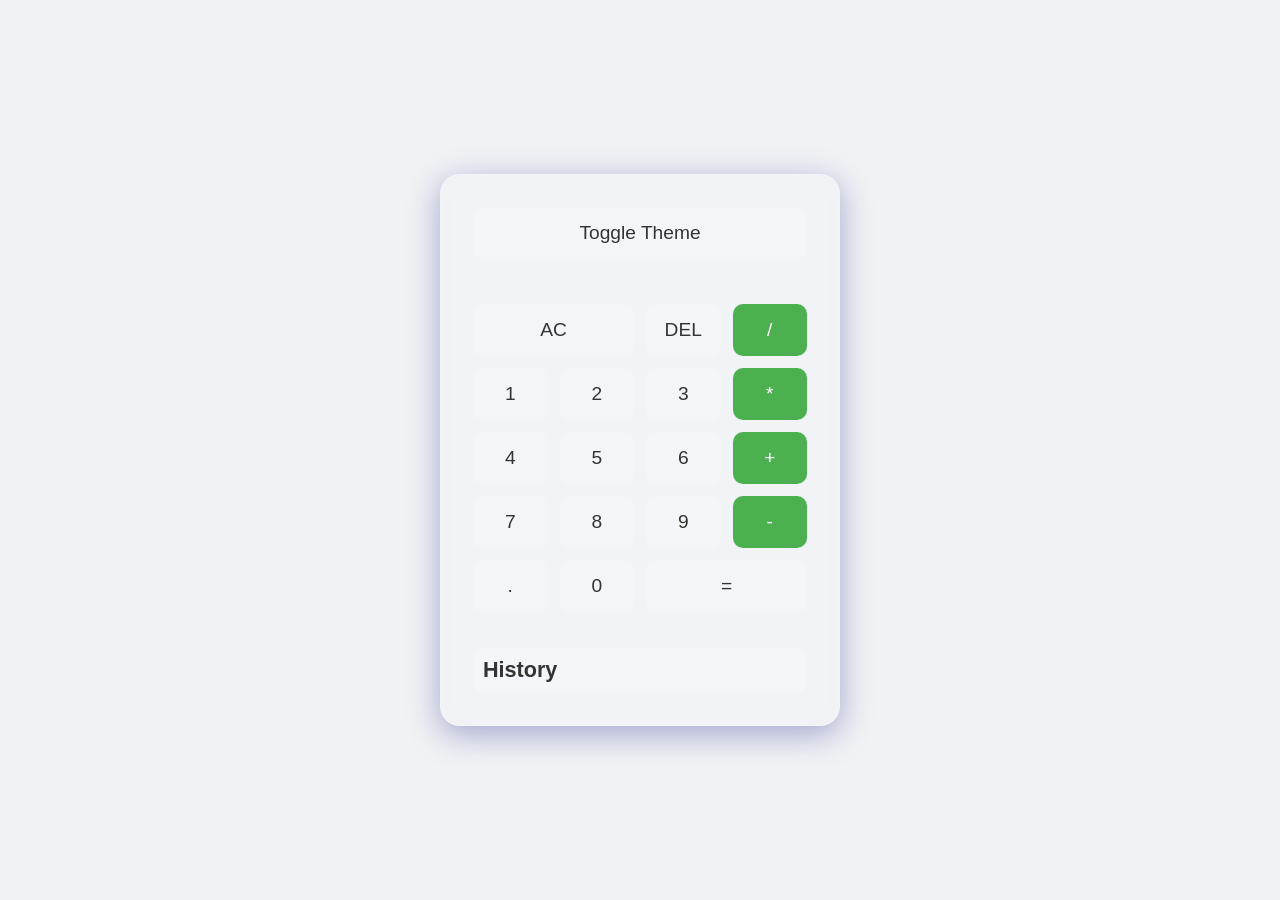
<file: Agentic_AI_APP_BUILDER/agent/agentic_ai_calc_gemini/index.html>
<!DOCTYPE html>
<html lang="en">
<head>
    <meta charset="UTF-8">
    <meta name="viewport" content="width=device-width, initial-scale=1.0">
    <title>Simple Calculator</title>
    <link rel="stylesheet" href="styles.css">
</head>
<body>
    <div class="calculator-container">
        <button id="theme-toggle" class="theme-toggle">Toggle Theme</button>
        
        <div class="display-screen">
            <div id="previous-operand" class="previous-operand"></div>
            <div id="current-operand" class="current-operand"></div>
        </div>

        <div class="buttons-grid">
            <button data-clear class="span-two">AC</button>
            <button data-delete>DEL</button>
            <button data-operation>/</button>
            
            <button data-number>1</button>
            <button data-number>2</button>
            <button data-number>3</button>
            <button data-operation>*</button>
            
            <button data-number>4</button>
            <button data-number>5</button>
            <button data-number>6</button>
            <button data-operation>+</button>
            
            <button data-number>7</button>
            <button data-number>8</button>
            <button data-number>9</button>
            <button data-operation>-</button>
            
            <button data-number>.</button>
            <button data-number>0</button>
            <button data-equals class="span-two">=</button>
        </div>

        <div class="history-panel">
            <h2>History</h2>
            <ul id="history-list"></ul>
        </div>
    </div>

    <script src="script.js"></script>
</body>
</html>
</file>
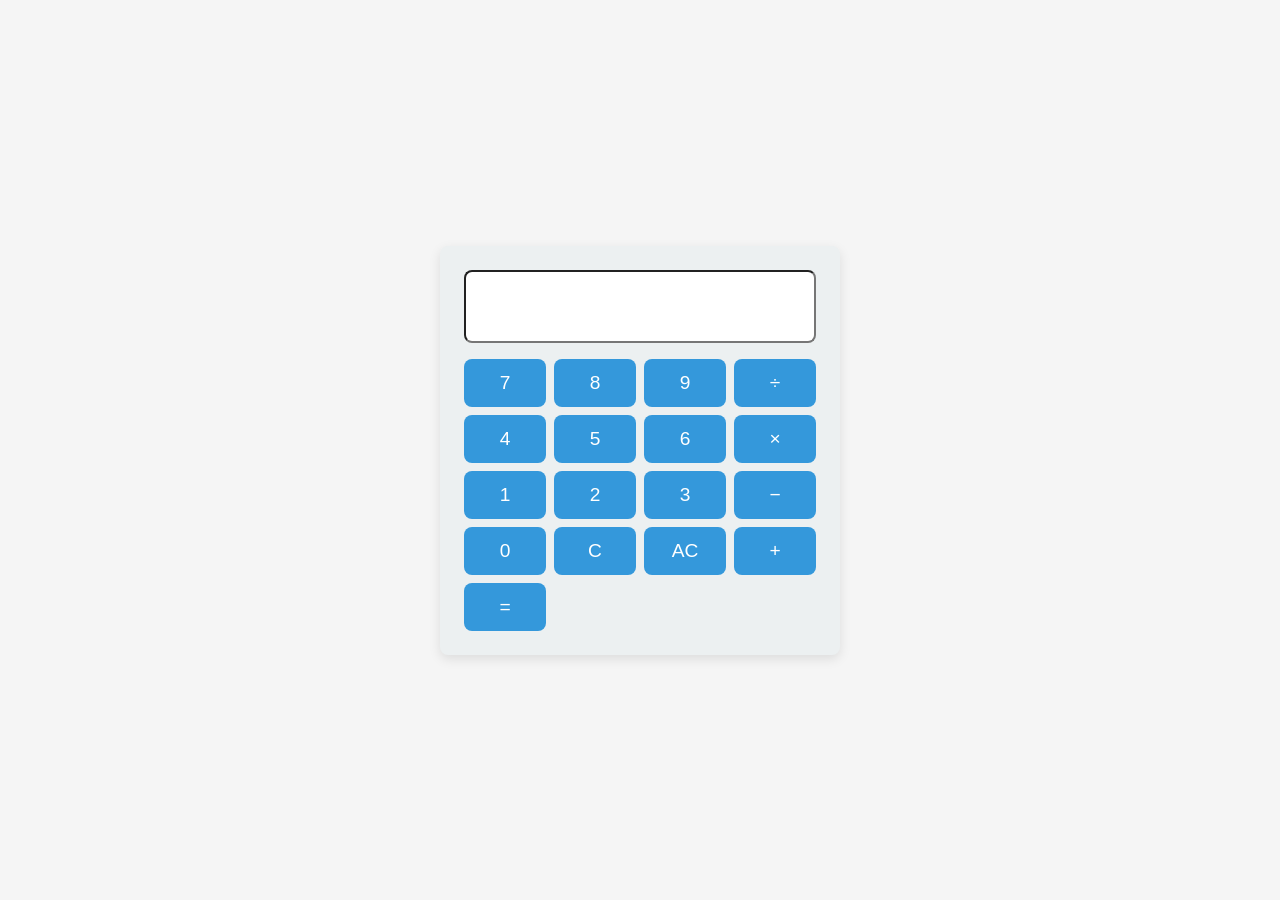
<file: Agentic_AI_APP_BUILDER/agent/agentic_ai_calculator/index.html>
<!DOCTYPE html>
<html lang="en">
<head>
    <meta charset="UTF-8">
    <meta name="viewport" content="width=device-width, initial-scale=1.0">
    <title>Calculator</title>
    <link rel="stylesheet" href="style.css">
</head>
<body>
    <div class="calculator">
        <input type="text" id="display" readonly class="display" />
        <div class="buttons">
            <!-- Digits -->
            <button class="button digit" data-value="7">7</button>
            <button class="button digit" data-value="8">8</button>
            <button class="button digit" data-value="9">9</button>
            <button class="button operator" data-value="/">÷</button>

            <button class="button digit" data-value="4">4</button>
            <button class="button digit" data-value="5">5</button>
            <button class="button digit" data-value="6">6</button>
            <button class="button operator" data-value="*">×</button>

            <button class="button digit" data-value="1">1</button>
            <button class="button digit" data-value="2">2</button>
            <button class="button digit" data-value="3">3</button>
            <button class="button operator" data-value="-">−</button>

            <button class="button digit" data-value="0">0</button>
            <button class="button clear" data-value="C">C</button>
            <button class="button reset" data-value="AC">AC</button>
            <button class="button operator" data-value="+">+</button>

            <button class="button equals" data-value="=">=</button>
        </div>
    </div>
    <script src="script.js"></script>
</body>
</html>
</file>
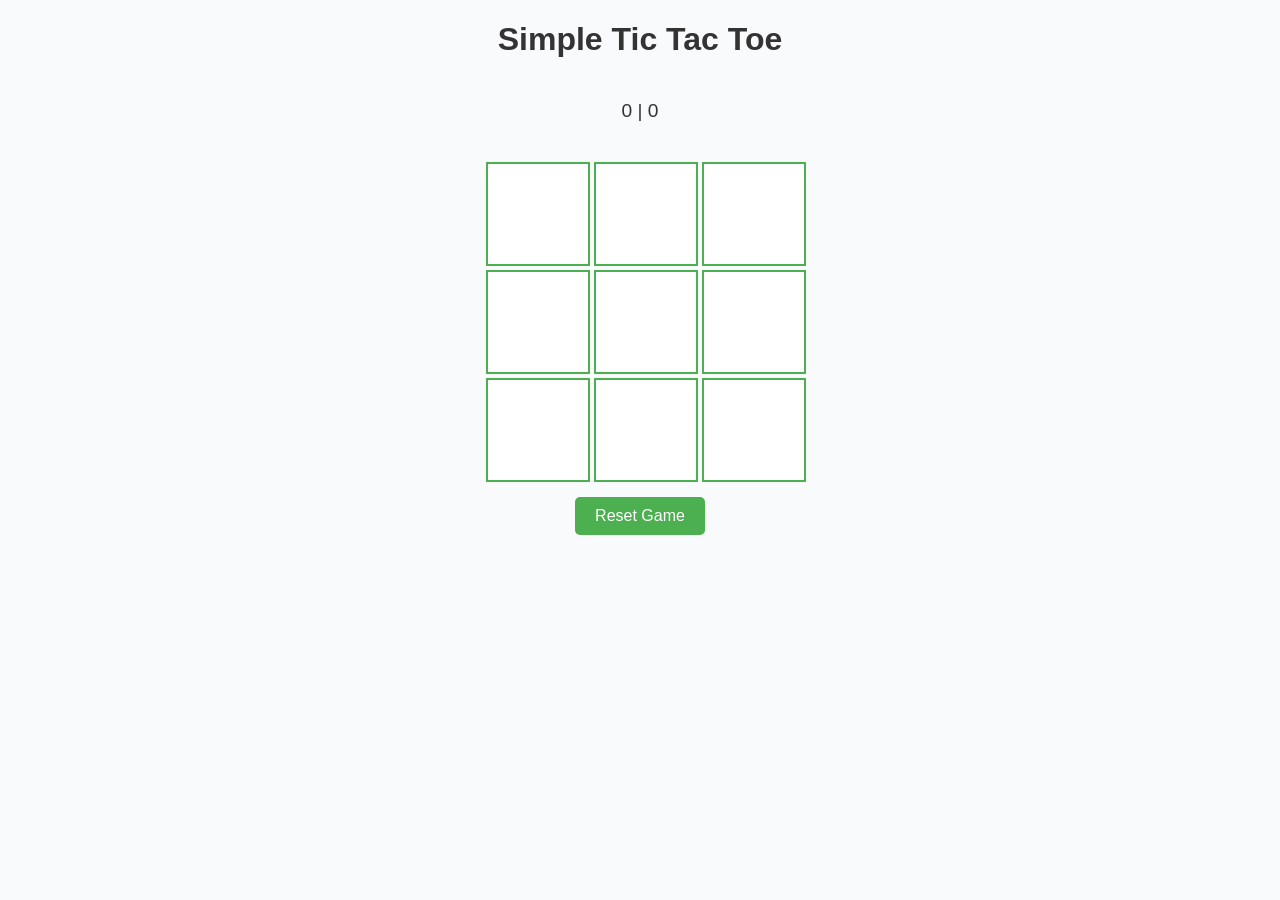
<file: Agentic_AI_APP_BUILDER/agent/agentic_ai_tic_tac_toc/index.html>
<!DOCTYPE html>
<html lang="en">
<head>
    <meta charset="UTF-8">
    <meta http-equiv="X-UA-Compatible" content="IE=edge">
    <meta name="viewport" content="width=device-width, initial-scale=1.0">
    <title>Simple Tic Tac Toe</title>
    <link rel="stylesheet" href="style.css">
    <script defer src="script.js"></script>
</head>
<body>
    <h1>Simple Tic Tac Toe</h1>
    <div class="score-board">
        <span id="score-x">X: 0</span> |
        <span id="score-o">O: 0</span>
    </div>
    <div class="game-board" id="game-board">
        <div class="cell" data-index="0"></div>
        <div class="cell" data-index="1"></div>
        <div class="cell" data-index="2"></div>
        <div class="cell" data-index="3"></div>
        <div class="cell" data-index="4"></div>
        <div class="cell" data-index="5"></div>
        <div class="cell" data-index="6"></div>
        <div class="cell" data-index="7"></div>
        <div class="cell" data-index="8"></div>
    </div>
    <button id="reset-button" class="reset-button">Reset Game</button>
</body>
</html>
</file>
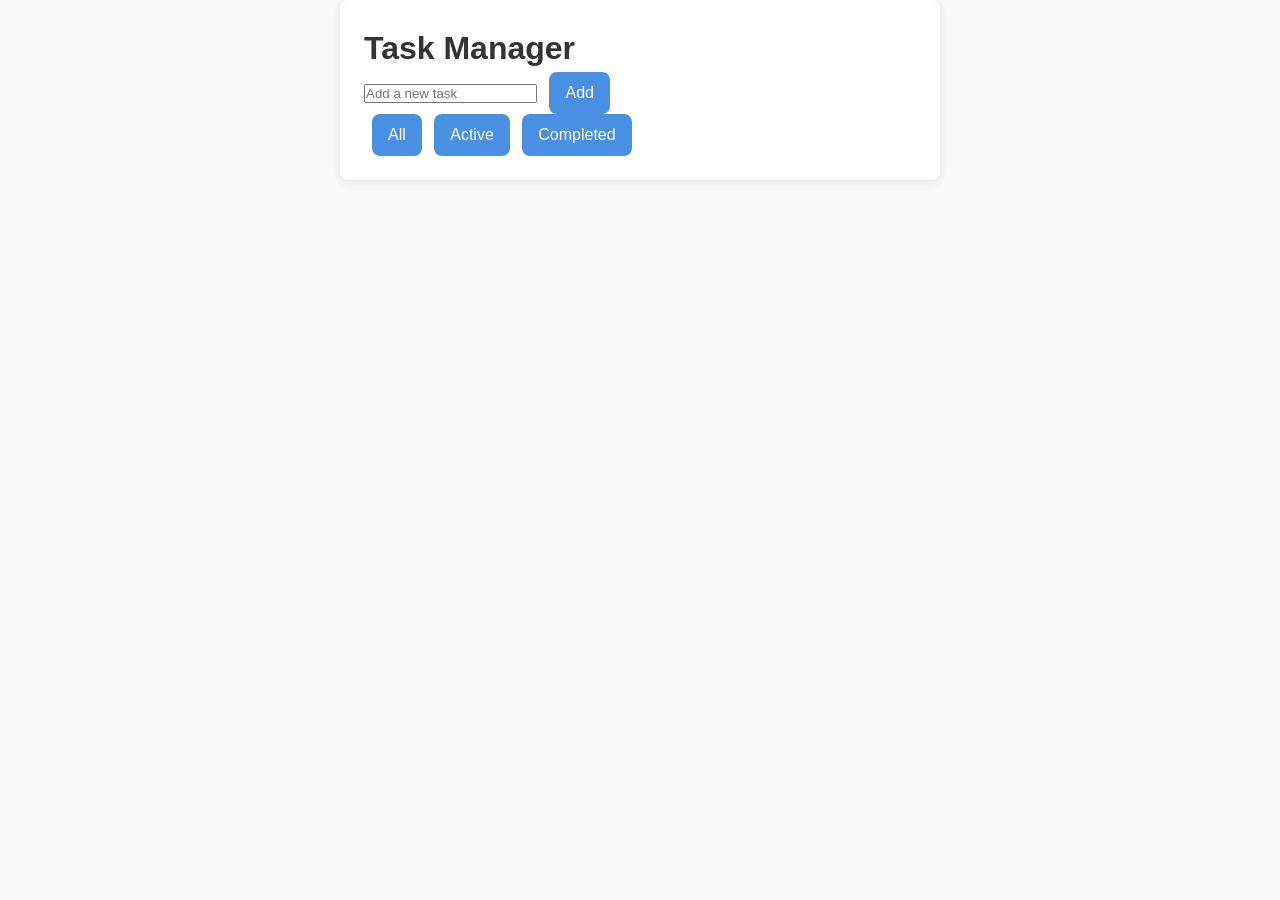
<file: Agentic_AI_APP_BUILDER/agent/agentic_ai_to-do_list/index.html>
<!DOCTYPE html>
<html lang="en">
<head>
    <meta charset="UTF-8">
    <meta http-equiv="X-UA-Compatible" content="IE=edge">
    <meta name="viewport" content="width=device-width, initial-scale=1.0">
    <title>Task Manager</title>
    <link rel="stylesheet" href="styles.css">
    <script defer src="app.js"></script>
</head>
<body>
    <div class="app">
        <header>
            <h1>Task Manager</h1>
        </header>
        <input id="new-task-input" placeholder="Add a new task" />
        <button id="add-task-btn">Add</button>
        <ul id="task-list"></ul>
        <section class="filters">
            <button data-filter="all">All</button>
            <button data-filter="active">Active</button>
            <button data-filter="completed">Completed</button>
        </section>
    </div>
</body>
</html>
</file>
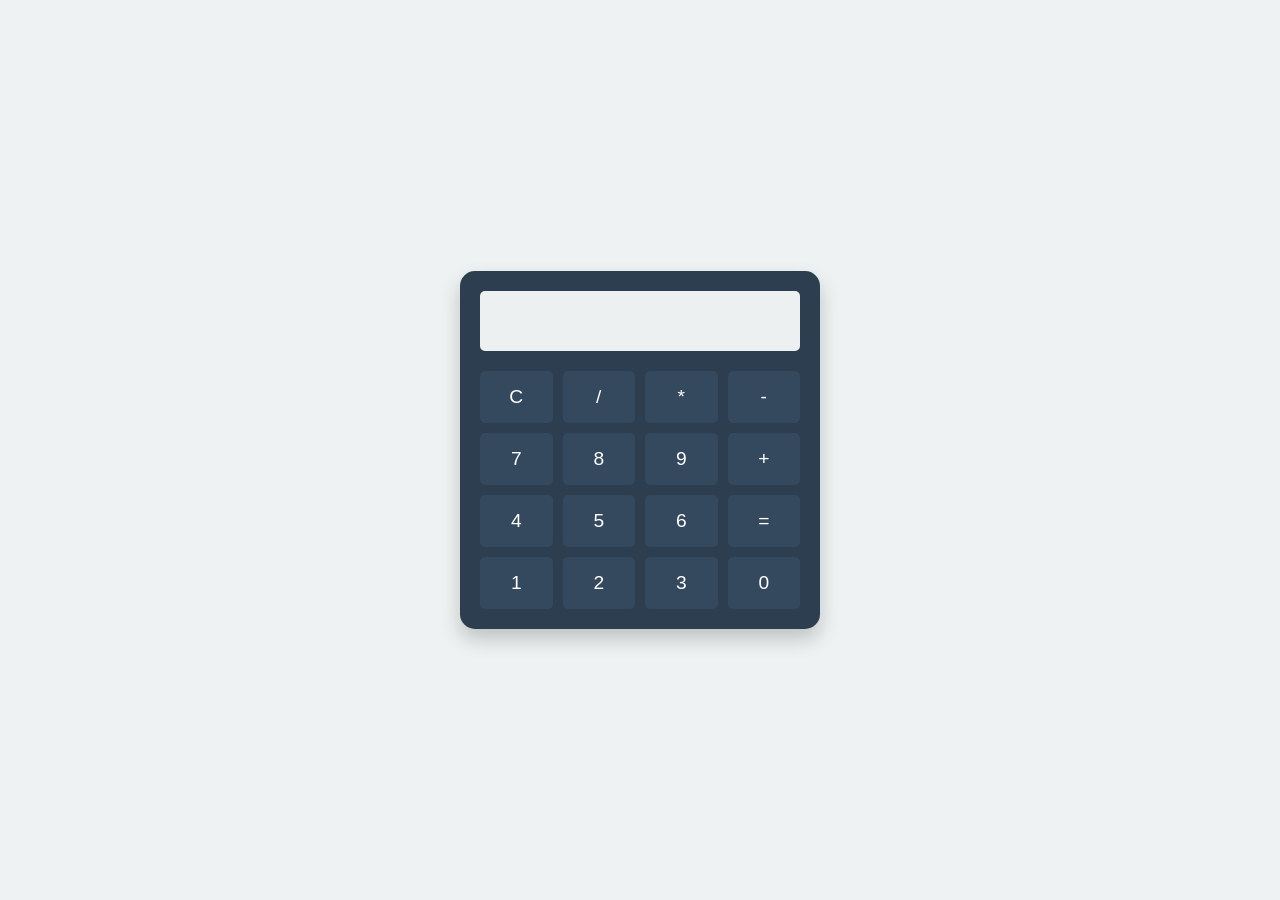
<file: Agentic_AI_APP_BUILDER/agent/Calculator 1/index.html>
<!DOCTYPE html>
<html lang="en">
<head>
    <meta charset="UTF-8">
    <meta name="viewport" content="width=device-width, initial-scale=1.0">
    <title>Calculator</title>
    <link rel="stylesheet" href="style.css">
</head>
<body>
    <div class="calculator">
        <input type="text" id="display" disabled>
        <div class="buttons">
            <button class="btn" id="clear">C</button>
            <button class="btn" onclick="appendToDisplay('/')">/</button>
            <button class="btn" onclick="appendToDisplay('*')">*</button>
            <button class="btn" onclick="appendToDisplay('-')">-</button>
            <button class="btn" onclick="appendToDisplay('7')">7</button>
            <button class="btn" onclick="appendToDisplay('8')">8</button>
            <button class="btn" onclick="appendToDisplay('9')">9</button>
            <button class="btn" onclick="appendToDisplay('+')">+</button>
            <button class="btn" onclick="appendToDisplay('4')">4</button>
            <button class="btn" onclick="appendToDisplay('5')">5</button>
            <button class="btn" onclick="appendToDisplay('6')">6</button>
            <button class="btn" id="equals">=</button>
            <button class="btn" onclick="appendToDisplay('1')">1</button>
            <button class="btn" onclick="appendToDisplay('2')">2</button>
            <button class="btn" onclick="appendToDisplay('3')">3</button>
            <button class="btn" onclick="appendToDisplay('0')">0</button>
        </div>
    </div>
    <script src="script.js"></script>
</body>
</html>
</file>
<file: Agentic_AI_APP_BUILDER/agent/agentic_ai_calc_gemini/styles.css>
:root {
    --bg-color: #f0f2f5;
    --text-color: #333;
    --calc-bg: rgba(255, 255, 255, 0.1);
    --btn-bg: rgba(255, 255, 255, 0.2);
    --btn-hover: rgba(255, 255, 255, 0.3);
    --accent-color: #4caf50;
    --shadow: 0 8px 32px 0 rgba(31, 38, 135, 0.37);
    --border-color: rgba(255, 255, 255, 0.18);
    --display-bg: rgba(255, 255, 255, 0.2);
}

.dark-theme {
    --bg-color: #1a1a1a;
    --text-color: #f0f0f0;
    --calc-bg: rgba(0, 0, 0, 0.3);
    --btn-bg: rgba(255, 255, 255, 0.05);
    --btn-hover: rgba(255, 255, 255, 0.1);
    --accent-color: #81c784;
    --shadow: 0 8px 32px 0 rgba(0, 0, 0, 0.8);
    --border-color: rgba(255, 255, 255, 0.1);
    --display-bg: rgba(0, 0, 0, 0.4);
}

* {
    margin: 0;
    padding: 0;
    box-sizing: border-box;
    transition: background-color 0.3s, color 0.3s;
}

body {
    font-family: 'Segoe UI', Tahoma, Geneva, Verdana, sans-serif;
    background-color: var(--bg-color);
    color: var(--text-color);
    display: flex;
    justify-content: center;
    align-items: center;
    min-height: 100vh;
}

.calculator-container {
    background: var(--calc-bg);
    backdrop-filter: blur(10px);
    -webkit-backdrop-filter: blur(10px);
    border-radius: 20px;
    border: 1px solid rgba(255, 255, 255, 0.2);
    box-shadow: var(--shadow);
    padding: 2rem;
    width: 100%;
    max-width: 400px;
    display: flex;
    flex-direction: column;
    gap: 20px;
}

.display-section {
    background: var(--display-bg);
    padding: 1rem;
    border-radius: 10px;
    text-align: right;
    min-height: 80px;
    display: flex;
    flex-direction: column;
    justify-content: center;
}

#previous-operand {
    font-size: 1rem;
    opacity: 0.7;
    margin-bottom: 5px;
}

#current-operand {
    font-size: 2rem;
    font-weight: bold;
    word-wrap: break-word;
    word-break: break-all;
}

.buttons-grid {
    display: grid;
    grid-template-columns: repeat(4, 1fr);
    gap: 12px;
}

button {
    padding: 15px;
    font-size: 1.2rem;
    border: none;
    border-radius: 10px;
    background: var(--btn-bg);
    color: var(--text-color);
    cursor: pointer;
    transition: all 0.2s ease;
}

button:hover {
    background: var(--btn-hover);
    transform: translateY(-2px);
}

button:active {
    transform: translateY(0);
}

.span-two {
    grid-column: span 2;
}

button[data-operation], 
button#equals {
    background-color: var(--accent-color);
    color: white;
}

button#clear, button#delete {
    background-color: rgba(255, 82, 82, 0.2);
}

.history-panel {
    margin-top: 15px;
    max-height: 150px;
    overflow-y: auto;
    padding: 10px;
    background: var(--display-bg);
    border-radius: 10px;
    font-size: 0.9rem;
}

.history-item {
    padding: 5px 0;
    border-bottom: 1px solid var(--border-color);
}

/* Media Queries */
@media (max-width: 480px) {
    .calculator-container {
        transform: scale(0.9);
        max-width: 320px;
        padding: 1.5rem;
    }

    .history-panel {
        display: none; /* Hide history on very small screens to save space if needed */
    }

    #current-operand {
        font-size: 1.5rem;
    }
}

@media (max-width: 350px) {
    .calculator-container {
        transform: scale(0.8);
    }
}
</file>
<file: Agentic_AI_APP_BUILDER/agent/agentic_ai_calculator/style.css>
/* ---------------------------------------------------------------
   CSS Variables
   --------------------------------------------------------------- */
:root {
  /* Colors */
  --color-bg: #f5f5f5;
  --color-primary: #2c3e50;
  --color-secondary: #ecf0f1;
  --color-button: #3498db;
  --color-button-hover: #2980b9;
  --color-button-active: #1c5980;
  --color-display-bg: #ffffff;
  --color-display-text: #2c3e50;

  /* Spacing */
  --spacing-sm: 0.5rem;
  --spacing-md: 1rem;
  --spacing-lg: 1.5rem;

  /* Misc */
  --border-radius: 0.5rem;
  --box-shadow: 0 4px 12px rgba(0, 0, 0, 0.1);
}

/* ---------------------------------------------------------------
   Global Styles
   --------------------------------------------------------------- */
* {
  box-sizing: border-box;
  margin: 0;
  padding: 0;
}

body {
  display: flex;
  justify-content: center;
  align-items: center;
  min-height: 100vh;
  background-color: var(--color-bg);
  font-family: Arial, Helvetica, sans-serif;
  color: var(--color-primary);
}

/* ---------------------------------------------------------------
   Calculator Container
   --------------------------------------------------------------- */
.calculator {
  max-width: 400px;
  width: 100%;
  background-color: var(--color-secondary);
  border-radius: var(--border-radius);
  box-shadow: var(--box-shadow);
  padding: var(--spacing-lg);
  display: flex;
  flex-direction: column;
  gap: var(--spacing-md);
}

/* ---------------------------------------------------------------
   Display
   --------------------------------------------------------------- */
#display {
  background-color: var(--color-display-bg);
  color: var(--color-display-text);
  font-size: 2rem;
  text-align: right;
  padding: var(--spacing-md);
  border-radius: var(--border-radius);
  overflow-x: auto;
}

/* ---------------------------------------------------------------
   Buttons Grid
   --------------------------------------------------------------- */
.buttons {
  display: grid;
  grid-template-columns: repeat(4, 1fr);
  grid-template-rows: repeat(5, minmax(3rem, auto));
  gap: var(--spacing-sm);
}

/* ---------------------------------------------------------------
   Button Styles
   --------------------------------------------------------------- */
button {
  background-color: var(--color-button);
  color: #fff;
  border: none;
  border-radius: var(--border-radius);
  font-size: 1.2rem;
  cursor: pointer;
  transition: background-color 0.2s ease, transform 0.1s ease;
  padding: var(--spacing-sm);
}

button:hover,
button:focus {
  background-color: var(--color-button-hover);
  outline: none;
}

button:active {
  background-color: var(--color-button-active);
  transform: translateY(2px);
}

/* ---------------------------------------------------------------
   Responsive Adjustments
   --------------------------------------------------------------- */
@media (max-width: 600px) {
  .calculator {
    padding: var(--spacing-md);
  }

  .buttons {
    gap: 0.3rem;
  }

  button {
    font-size: 1rem;
    padding: 0.4rem;
  }
}
</file>
<file: Agentic_AI_APP_BUILDER/agent/agentic_ai_tic_tac_toc/style.css>
/* Root variables for colors and fonts */
:root {
    --bg-color: #f9fafb;
    --primary-color: #4caf50;
    --secondary-color: #ff5722;
    --text-color: #333333;
    --font-family: 'Segoe UI', Tahoma, sans-serif;
    --cell-border: 2px solid var(--primary-color);
    --cell-size: 100px;
}

/* Global body layout */
body {
    margin: 0;
    padding: 0;
    display: flex;
    flex-direction: column;
    align-items: center;
    justify-content: flex-start;
    min-height: 100vh;
    background-color: var(--bg-color);
    font-family: var(--font-family);
    color: var(--text-color);
}

/* Game board grid layout (class) */
.game-board {
    display: grid;
    grid-template-columns: repeat(3, 1fr);
    gap: 4px;
    width: calc(var(--cell-size) * 3 + 8px);
    margin-top: 20px;
}

/* Game board grid layout (ID) – matches script.js */
#game-board {
    display: grid;
    grid-template-columns: repeat(3, 1fr);
    gap: 4px;
    width: calc(var(--cell-size) * 3 + 8px);
    margin-top: 20px;
}

/* Individual cells */
.cell {
    width: var(--cell-size);
    height: var(--cell-size);
    border: var(--cell-border);
    font-size: 2.5rem;
    display: flex;
    align-items: center;
    justify-content: center;
    cursor: pointer;
    background-color: #ffffff;
    transition: background-color 0.3s ease, color 0.3s ease;
}

.cell:hover {
    background-color: var(--secondary-color);
    color: #ffffff;
}

/* Score board */
.score-board {
    margin: 20px 0;
    font-size: 1.2rem;
}

/* Reset button */
.reset-button {
    margin-top: 15px;
    padding: 10px 20px;
    background-color: var(--primary-color);
    color: #ffffff;
    border: none;
    border-radius: 5px;
    cursor: pointer;
    font-size: 1rem;
    transition: background-color 0.2s ease;
}

.reset-button:hover {
    background-color: #45a049;
}

/* Responsive adjustments for mobile */
@media (max-width: 600px) {
    .game-board, #game-board {
        width: 90vw;
    }
    .cell {
        width: 30vw;
        height: 30vw;
        font-size: 2rem;
    }
    .reset-button {
        padding: 8px 16px;
        font-size: 0.9rem;
    }
}
</file>
<file: Agentic_AI_APP_BUILDER/agent/agentic_ai_to-do_list/styles.css>
/* Root CSS variables for colors and spacing */
:root {
  /* Colors */
  --color-primary: #4a90e2;
  --color-primary-dark: #357ab8;
  --color-success: #28a745;
  --color-danger: #dc3545;
  --color-background: #f9f9f9;
  --color-surface: #ffffff;
  --color-text: #333333;
  --color-muted: #777777;

  /* Spacing (base unit = 8px) */
  --spacing-xxs: 4px;
  --spacing-xs: 8px;
  --spacing-sm: 12px;
  --spacing-md: 16px;
  --spacing-lg: 24px;
  --spacing-xl: 32px;
}

/* Global resets and base styles */
* {
  box-sizing: border-box;
  margin: 0;
  padding: 0;
}

body {
  font-family: Arial, Helvetica, sans-serif;
  background-color: var(--color-background);
  color: var(--color-text);
  line-height: 1.5;
  font-size: 16px;
}

/* .app container – centered with max-width */
.app {
  max-width: 600px;
  margin: 0 auto; /* center horizontally */
  padding: var(--spacing-lg);
  background-color: var(--color-surface);
  box-shadow: 0 2px 8px rgba(0, 0, 0, 0.1);
  border-radius: var(--spacing-xs);
}

/* Input and button for task entry */
.app input[type="text"] {
  width: 70%;
  padding: var(--spacing-sm) var(--spacing-md);
  border: 1px solid var(--color-muted);
  border-radius: var(--spacing-xs);
  font-size: 1rem;
}

.app button {
  padding: var(--spacing-sm) var(--spacing-md);
  margin-left: var(--spacing-xs);
  background-color: var(--color-primary);
  color: #fff;
  border: none;
  border-radius: var(--spacing-xs);
  cursor: pointer;
  font-size: 1rem;
  transition: background-color 0.2s ease;
}

.app button:hover {
  background-color: var(--color-primary-dark);
}

/* Task list item */
.task-item {
  display: flex;
  align-items: center;
  justify-content: space-between;
  padding: var(--spacing-sm) 0;
  border-bottom: 1px solid var(--color-muted);
}

.task-item span {
  flex-grow: 1;
  margin-right: var(--spacing-sm);
}

/* Completed task style */
.completed {
  text-decoration: line-through;
  opacity: 0.6;
}

/* Responsive design */
@media (max-width: 600px) {
  body {
    font-size: 14px;
  }

  .app input[type="text"] {
    width: 100%;
    margin-bottom: var(--spacing-xs);
  }

  .app button {
    width: 100%;
    margin-left: 0;
  }

  .task-item {
    flex-direction: column;
    align-items: flex-start;
  }

  .task-item span {
    margin-bottom: var(--spacing-xxs);
  }
}
</file>
<file: Agentic_AI_APP_BUILDER/agent/Calculator 1/style.css>
body {
    display: flex;
    justify-content: center;
    align-items: center;
    min-height: 100vh;
    margin: 0;
    font-family: 'Arial', sans-serif;
    background-color: #eef2f3;
}

.calculator {
    width: 320px;
    padding: 20px;
    background-color: #2c3e50;
    border-radius: 15px;
    box-shadow: 0 10px 20px rgba(0,0,0,0.2);
}

#display {
    width: 100%;
    height: 60px;
    margin-bottom: 20px;
    padding: 10px;
    box-sizing: border-box;
    text-align: right;
    font-size: 2em;
    border: none;
    border-radius: 5px;
    background-color: #ecf0f1;
    color: #2c3e50;
    font-weight: bold;
}

.buttons {
    display: grid;
    grid-template-columns: repeat(4, 1fr);
    gap: 10px;
}

.btn {
    padding: 15px;
    font-size: 1.2em;
    cursor: pointer;
    border: none;
    border-radius: 5px;
    background-color: #34495e;
    color: white;
    transition: background-color 0.2s;
}

.btn:hover {
    background-color: #1abc9c;
}

.btn:active {
    transform: scale(0.98);
}

/* Media Queries */
@media (max-width: 400px) {
    .calculator {
        width: 90%;
    }
}
</file>
